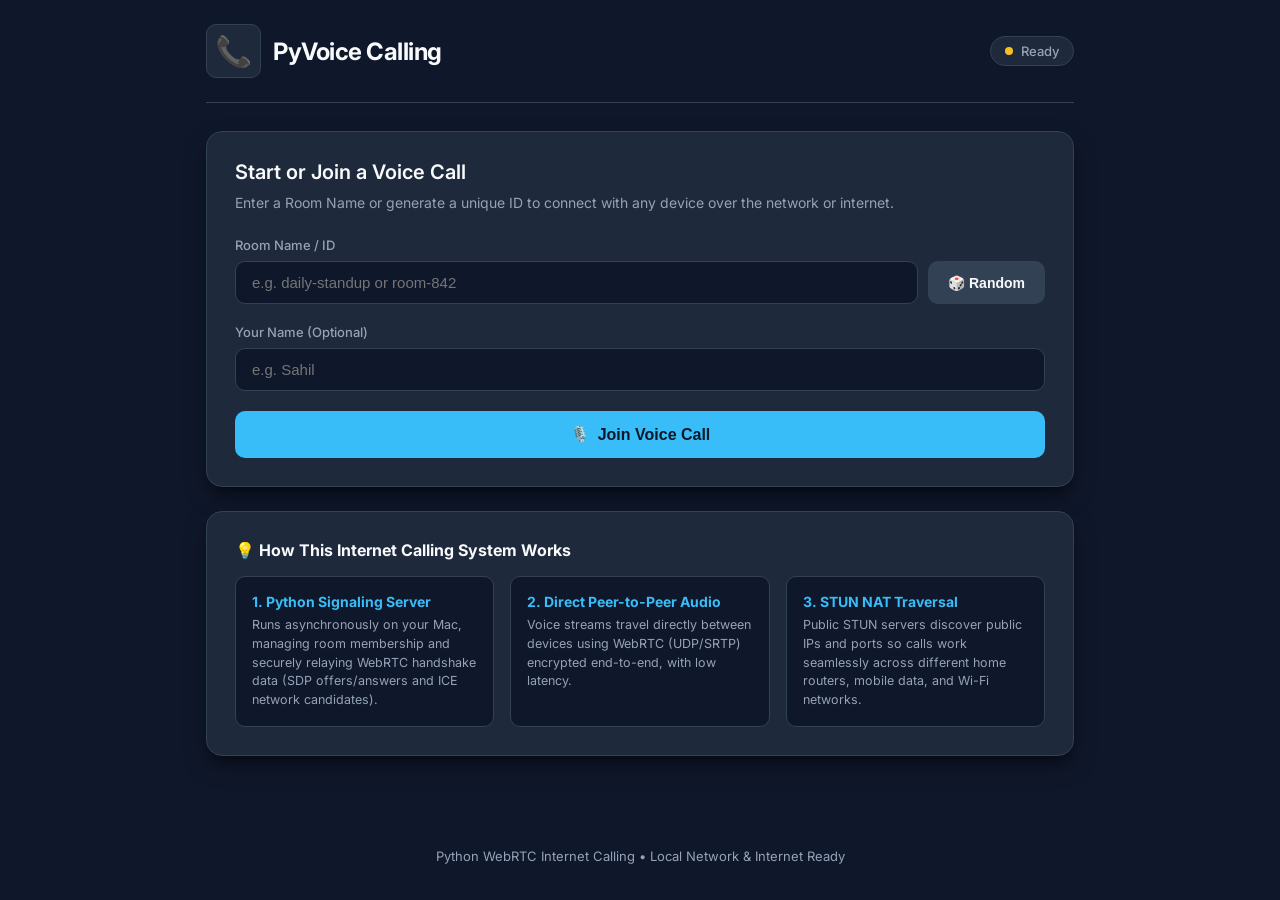
<file: static/index.html>
<!DOCTYPE html>
<html lang="en">
<head>
  <meta charset="UTF-8">
  <meta name="viewport" content="width=device-width, initial-scale=1.0">
  <title>Python Internet Voice Call</title>
  <link rel="stylesheet" href="style.css">
  <link rel="preconnect" href="https://fonts.googleapis.com">
  <link rel="preconnect" href="https://fonts.gstatic.com" crossorigin>
  <link href="https://fonts.googleapis.com/css2?family=Inter:wght@400;500;600;700&display=swap" rel="stylesheet">
</head>
<body>
  <div class="app-container">
    <!-- Header -->
    <header class="app-header">
      <div class="logo">
        <span class="logo-icon">📞</span>
        <h1>PyVoice Calling</h1>
      </div>
      <div class="connection-badge" id="connectionBadge">
        <span class="status-dot"></span>
        <span id="connectionText">Ready</span>
      </div>
    </header>

    <!-- Main Content Area -->
    <main class="main-content">
      <!-- Lobby / Room Configuration Card -->
      <section class="card" id="roomCard">
        <h2>Start or Join a Voice Call</h2>
        <p class="subtitle">Enter a Room Name or generate a unique ID to connect with any device over the network or internet.</p>
        
        <div class="form-group">
          <label for="roomIdInput">Room Name / ID</label>
          <div class="input-with-button">
            <input type="text" id="roomIdInput" placeholder="e.g. daily-standup or room-842" autocomplete="off" />
            <button id="generateBtn" class="btn btn-secondary" title="Generate Random ID">🎲 Random</button>
          </div>
        </div>

        <div class="form-group">
          <label for="peerNameInput">Your Name (Optional)</label>
          <input type="text" id="peerNameInput" placeholder="e.g. Sahil" />
        </div>

        <div class="actions-row">
          <button id="joinBtn" class="btn btn-primary btn-large">
            <span class="btn-icon">🎙️</span> Join Voice Call
          </button>
        </div>

        <div id="shareLinkContainer" class="share-link-container hidden">
          <label>Shareable Room Link:</label>
          <div class="copy-box">
            <input type="text" id="shareUrlInput" readonly />
            <button id="copyUrlBtn" class="btn btn-outline">Copy Link</button>
          </div>
        </div>
      </section>

      <!-- Active Call Interface (Initially Hidden) -->
      <section class="card call-card hidden" id="callCard">
        <div class="call-header">
          <div>
            <h3 id="activeRoomTitle">Room: ...</h3>
            <span class="call-timer" id="callTimer">00:00</span>
          </div>
          <button id="leaveBtn" class="btn btn-danger">
            <span class="btn-icon">📵</span> Leave Call
          </button>
        </div>

        <!-- Participants List -->
        <div class="participants-grid" id="participantsGrid">
          <!-- Local User Card -->
          <div class="participant-card local-card" id="localParticipantCard">
            <div class="avatar-wrapper">
              <div class="avatar" id="localAvatar">You</div>
              <div class="pulse-ring" id="localPulseRing"></div>
            </div>
            <div class="participant-info">
              <span class="participant-name" id="localDisplayName">You (Host)</span>
              <span class="participant-status" id="localMicStatus">Microphone Active</span>
            </div>
            <!-- Audio Visualizer Canvas -->
            <canvas id="localVisualizer" class="audio-canvas" width="220" height="40"></canvas>
          </div>

          <!-- Remote peers will be dynamically inserted here -->
        </div>

        <!-- Controls Bar -->
        <div class="controls-bar">
          <button id="toggleMicBtn" class="btn btn-control btn-active" title="Mute/Unmute Mic (Shortcut: M)">
            <span class="control-icon" id="micIcon">🎤</span>
            <span class="control-label" id="micLabel">Mute</span>
          </button>

          <button id="shareCallBtn" class="btn btn-control" title="Copy Invite Link">
            <span class="control-icon">🔗</span>
            <span class="control-label">Invite</span>
          </button>

          <button id="toggleDeafenBtn" class="btn btn-control" title="Mute incoming audio">
            <span class="control-icon" id="deafenIcon">🔊</span>
            <span class="control-label" id="deafenLabel">Deafen</span>
          </button>
        </div>
      </section>

      <!-- How it Works & Architecture Info -->
      <section class="card info-card">
        <h3>💡 How This Internet Calling System Works</h3>
        <div class="info-grid">
          <div class="info-item">
            <h4>1. Python Signaling Server</h4>
            <p>Runs asynchronously on your Mac, managing room membership and securely relaying WebRTC handshake data (SDP offers/answers and ICE network candidates).</p>
          </div>
          <div class="info-item">
            <h4>2. Direct Peer-to-Peer Audio</h4>
            <p>Voice streams travel directly between devices using WebRTC (UDP/SRTP) encrypted end-to-end, with low latency.</p>
          </div>
          <div class="info-item">
            <h4>3. STUN NAT Traversal</h4>
            <p>Public STUN servers discover public IPs and ports so calls work seamlessly across different home routers, mobile data, and Wi-Fi networks.</p>
          </div>
        </div>
      </section>
    </main>

    <!-- Hidden audio elements container for remote streams -->
    <div id="remoteAudioContainer" style="display: none;"></div>

    <footer class="app-footer">
      <p>Python WebRTC Internet Calling • Local Network &amp; Internet Ready</p>
    </footer>
  </div>

  <script src="app.js"></script>
</body>
</html>
</file>
<file: static/style.css>
:root {
  --bg-primary: #0f172a;
  --bg-secondary: #1e293b;
  --bg-tertiary: #334155;
  --text-primary: #f8fafc;
  --text-secondary: #94a3b8;
  --accent-color: #38bdf8;
  --accent-hover: #0284c7;
  --success-color: #22c55e;
  --danger-color: #ef4444;
  --danger-hover: #dc2626;
  --card-border: #334155;
  --radius-lg: 16px;
  --radius-md: 10px;
  --radius-sm: 6px;
  --shadow: 0 10px 25px -5px rgba(0, 0, 0, 0.5), 0 8px 10px -6px rgba(0, 0, 0, 0.4);
}

* {
  box-sizing: border-box;
  margin: 0;
  padding: 0;
}

body {
  font-family: 'Inter', -apple-system, BlinkMacSystemFont, 'Segoe UI', Roboto, sans-serif;
  background-color: var(--bg-primary);
  color: var(--text-primary);
  min-height: 100vh;
  display: flex;
  flex-direction: column;
}

.app-container {
  max-width: 900px;
  margin: 0 auto;
  padding: 24px 16px;
  width: 100%;
  display: flex;
  flex-direction: column;
  min-height: 100vh;
}

/* Header */
.app-header {
  display: flex;
  justify-content: space-between;
  align-items: center;
  padding-bottom: 24px;
  border-bottom: 1px solid var(--card-border);
  margin-bottom: 28px;
}

.logo {
  display: flex;
  align-items: center;
  gap: 12px;
}

.logo-icon {
  font-size: 30px;
  background: var(--bg-secondary);
  padding: 8px;
  border-radius: var(--radius-md);
  border: 1px solid var(--card-border);
}

.logo h1 {
  font-size: 24px;
  font-weight: 700;
  letter-spacing: -0.5px;
}

.connection-badge {
  display: inline-flex;
  align-items: center;
  gap: 8px;
  padding: 6px 14px;
  background: var(--bg-secondary);
  border: 1px solid var(--card-border);
  border-radius: 9999px;
  font-size: 13px;
  font-weight: 500;
  color: var(--text-secondary);
}

.status-dot {
  width: 8px;
  height: 8px;
  border-radius: 50%;
  background: #fbbf24; /* yellow default */
}

.connection-badge.connected .status-dot {
  background: var(--success-color);
  box-shadow: 0 0 10px var(--success-color);
}

.connection-badge.in-call .status-dot {
  background: var(--accent-color);
  box-shadow: 0 0 10px var(--accent-color);
}

.connection-badge.error .status-dot {
  background: var(--danger-color);
}

/* Cards */
.main-content {
  flex: 1;
  display: flex;
  flex-direction: column;
  gap: 24px;
}

.card {
  background: var(--bg-secondary);
  border: 1px solid var(--card-border);
  border-radius: var(--radius-lg);
  padding: 28px;
  box-shadow: var(--shadow);
}

.card h2 {
  font-size: 20px;
  font-weight: 600;
  margin-bottom: 8px;
}

.subtitle {
  color: var(--text-secondary);
  font-size: 14px;
  line-height: 1.5;
  margin-bottom: 24px;
}

/* Forms */
.form-group {
  margin-bottom: 20px;
}

label {
  display: block;
  font-size: 13px;
  font-weight: 500;
  color: var(--text-secondary);
  margin-bottom: 8px;
}

input[type="text"] {
  width: 100%;
  padding: 12px 16px;
  background: var(--bg-primary);
  border: 1px solid var(--card-border);
  border-radius: var(--radius-md);
  color: var(--text-primary);
  font-size: 15px;
  transition: all 0.2s ease;
}

input[type="text"]:focus {
  outline: none;
  border-color: var(--accent-color);
  box-shadow: 0 0 0 2px rgba(56, 189, 248, 0.2);
}

.input-with-button {
  display: flex;
  gap: 10px;
}

.input-with-button input {
  flex: 1;
}

/* Buttons */
.btn {
  display: inline-flex;
  align-items: center;
  justify-content: center;
  gap: 8px;
  font-weight: 600;
  font-size: 14px;
  padding: 12px 20px;
  border-radius: var(--radius-md);
  border: none;
  cursor: pointer;
  transition: all 0.2s ease;
}

.btn-large {
  padding: 14px 28px;
  font-size: 16px;
  width: 100%;
}

.btn-primary {
  background: var(--accent-color);
  color: #0f172a;
}

.btn-primary:hover {
  background: var(--accent-hover);
  transform: translateY(-1px);
}

.btn-secondary {
  background: var(--bg-tertiary);
  color: var(--text-primary);
}

.btn-secondary:hover {
  background: #475569;
}

.btn-danger {
  background: var(--danger-color);
  color: #fff;
}

.btn-danger:hover {
  background: var(--danger-hover);
}

.btn-outline {
  background: transparent;
  border: 1px solid var(--card-border);
  color: var(--text-primary);
}

.btn-outline:hover {
  background: var(--bg-tertiary);
}

.actions-row {
  margin-top: 10px;
}

/* Share Link Container */
.share-link-container {
  margin-top: 24px;
  padding-top: 20px;
  border-top: 1px solid var(--card-border);
}

.copy-box {
  display: flex;
  gap: 10px;
}

.copy-box input {
  background: var(--bg-tertiary);
  color: var(--accent-color);
  font-family: monospace;
}

/* Active Call Card */
.call-card {
  border-color: var(--accent-color);
}

.call-header {
  display: flex;
  justify-content: space-between;
  align-items: center;
  margin-bottom: 24px;
  padding-bottom: 16px;
  border-bottom: 1px solid var(--card-border);
}

.call-header h3 {
  font-size: 18px;
  font-weight: 600;
}

.call-timer {
  font-size: 14px;
  color: var(--success-color);
  font-weight: 600;
  display: inline-block;
  margin-top: 4px;
}

/* Participants Grid */
.participants-grid {
  display: grid;
  grid-template-columns: repeat(auto-fill, minmax(240px, 1fr));
  gap: 20px;
  margin-bottom: 28px;
}

.participant-card {
  background: var(--bg-primary);
  border: 1px solid var(--card-border);
  border-radius: var(--radius-md);
  padding: 20px;
  display: flex;
  flex-direction: column;
  align-items: center;
  text-align: center;
  position: relative;
  overflow: hidden;
  transition: border-color 0.2s;
}

.participant-card.is-speaking {
  border-color: var(--success-color);
  box-shadow: 0 0 15px rgba(34, 197, 94, 0.2);
}

.avatar-wrapper {
  position: relative;
  margin-bottom: 14px;
}

.avatar {
  width: 72px;
  height: 72px;
  border-radius: 50%;
  background: linear-gradient(135deg, #0284c7, #38bdf8);
  display: flex;
  align-items: center;
  justify-content: center;
  font-size: 20px;
  font-weight: 700;
  color: #fff;
  z-index: 2;
  position: relative;
}

.participant-card.remote-card .avatar {
  background: linear-gradient(135deg, #6366f1, #a855f7);
}

.pulse-ring {
  position: absolute;
  top: -4px;
  left: -4px;
  right: -4px;
  bottom: -4px;
  border-radius: 50%;
  border: 2px solid var(--success-color);
  opacity: 0;
  transform: scale(0.95);
  transition: all 0.2s ease;
}

.participant-card.is-speaking .pulse-ring {
  opacity: 1;
  animation: pulse 1.5s infinite;
}

@keyframes pulse {
  0% { transform: scale(0.98); opacity: 0.8; }
  50% { transform: scale(1.15); opacity: 0.2; }
  100% { transform: scale(0.98); opacity: 0.8; }
}

.participant-name {
  font-size: 15px;
  font-weight: 600;
  display: block;
}

.participant-status {
  font-size: 12px;
  color: var(--text-secondary);
  display: block;
  margin-top: 4px;
}

.audio-canvas {
  margin-top: 14px;
  border-radius: var(--radius-sm);
  background: rgba(0, 0, 0, 0.25);
  width: 100%;
}

/* Controls Bar */
.controls-bar {
  display: flex;
  justify-content: center;
  gap: 16px;
  padding-top: 20px;
  border-top: 1px solid var(--card-border);
}

.btn-control {
  display: flex;
  flex-direction: column;
  align-items: center;
  gap: 6px;
  padding: 12px 24px;
  background: var(--bg-primary);
  border: 1px solid var(--card-border);
  border-radius: var(--radius-md);
  color: var(--text-primary);
  min-width: 80px;
}

.btn-control:hover {
  background: var(--bg-tertiary);
}

.btn-control.btn-active {
  border-color: var(--accent-color);
  background: rgba(56, 189, 248, 0.1);
}

.btn-control.muted {
  border-color: var(--danger-color);
  color: var(--danger-color);
  background: rgba(239, 68, 68, 0.1);
}

.control-icon {
  font-size: 22px;
}

.control-label {
  font-size: 12px;
  font-weight: 500;
}

/* Info Card */
.info-card h3 {
  font-size: 16px;
  margin-bottom: 16px;
}

.info-grid {
  display: grid;
  grid-template-columns: repeat(auto-fit, minmax(220px, 1fr));
  gap: 16px;
}

.info-item {
  background: var(--bg-primary);
  border: 1px solid var(--card-border);
  padding: 16px;
  border-radius: var(--radius-md);
}

.info-item h4 {
  font-size: 14px;
  color: var(--accent-color);
  margin-bottom: 6px;
}

.info-item p {
  font-size: 12.5px;
  color: var(--text-secondary);
  line-height: 1.5;
}

.hidden {
  display: none !important;
}

/* Footer */
.app-footer {
  text-align: center;
  padding: 24px 0 12px;
  color: var(--text-secondary);
  font-size: 13px;
}
</file>
